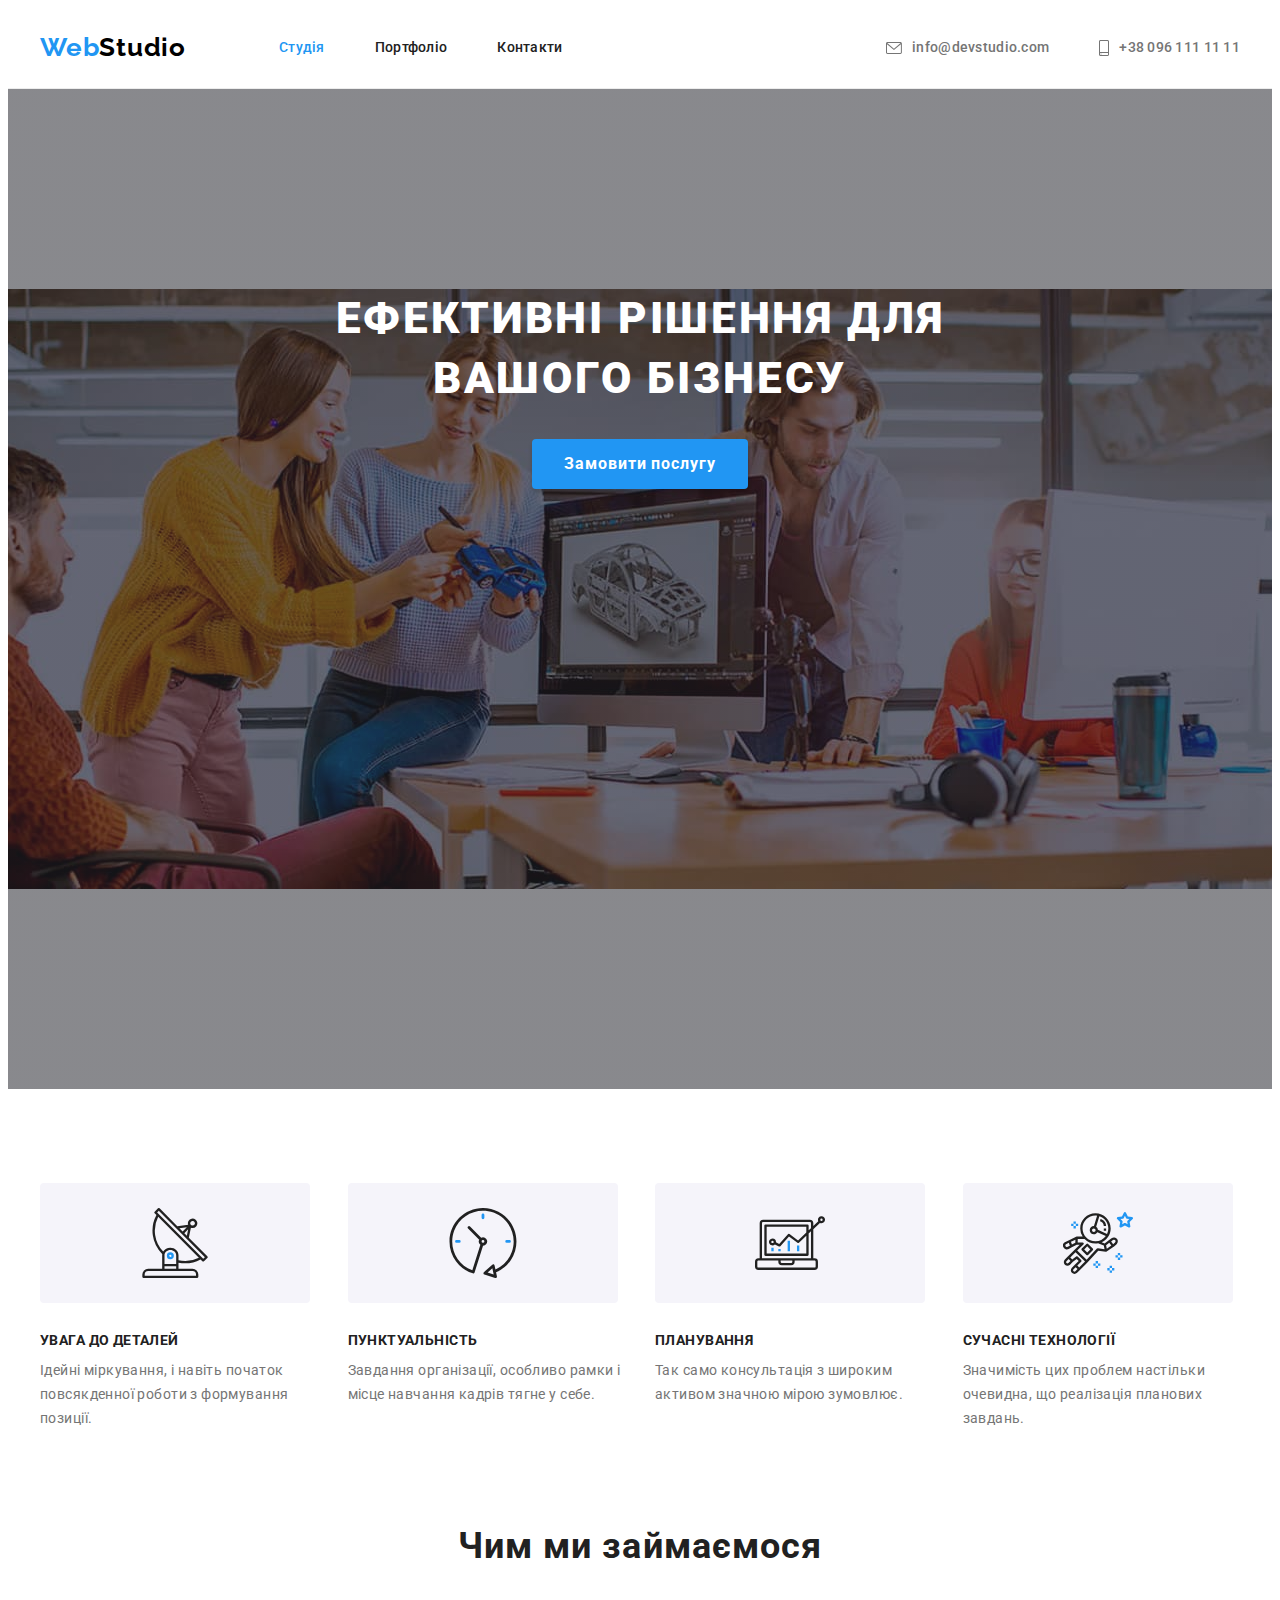
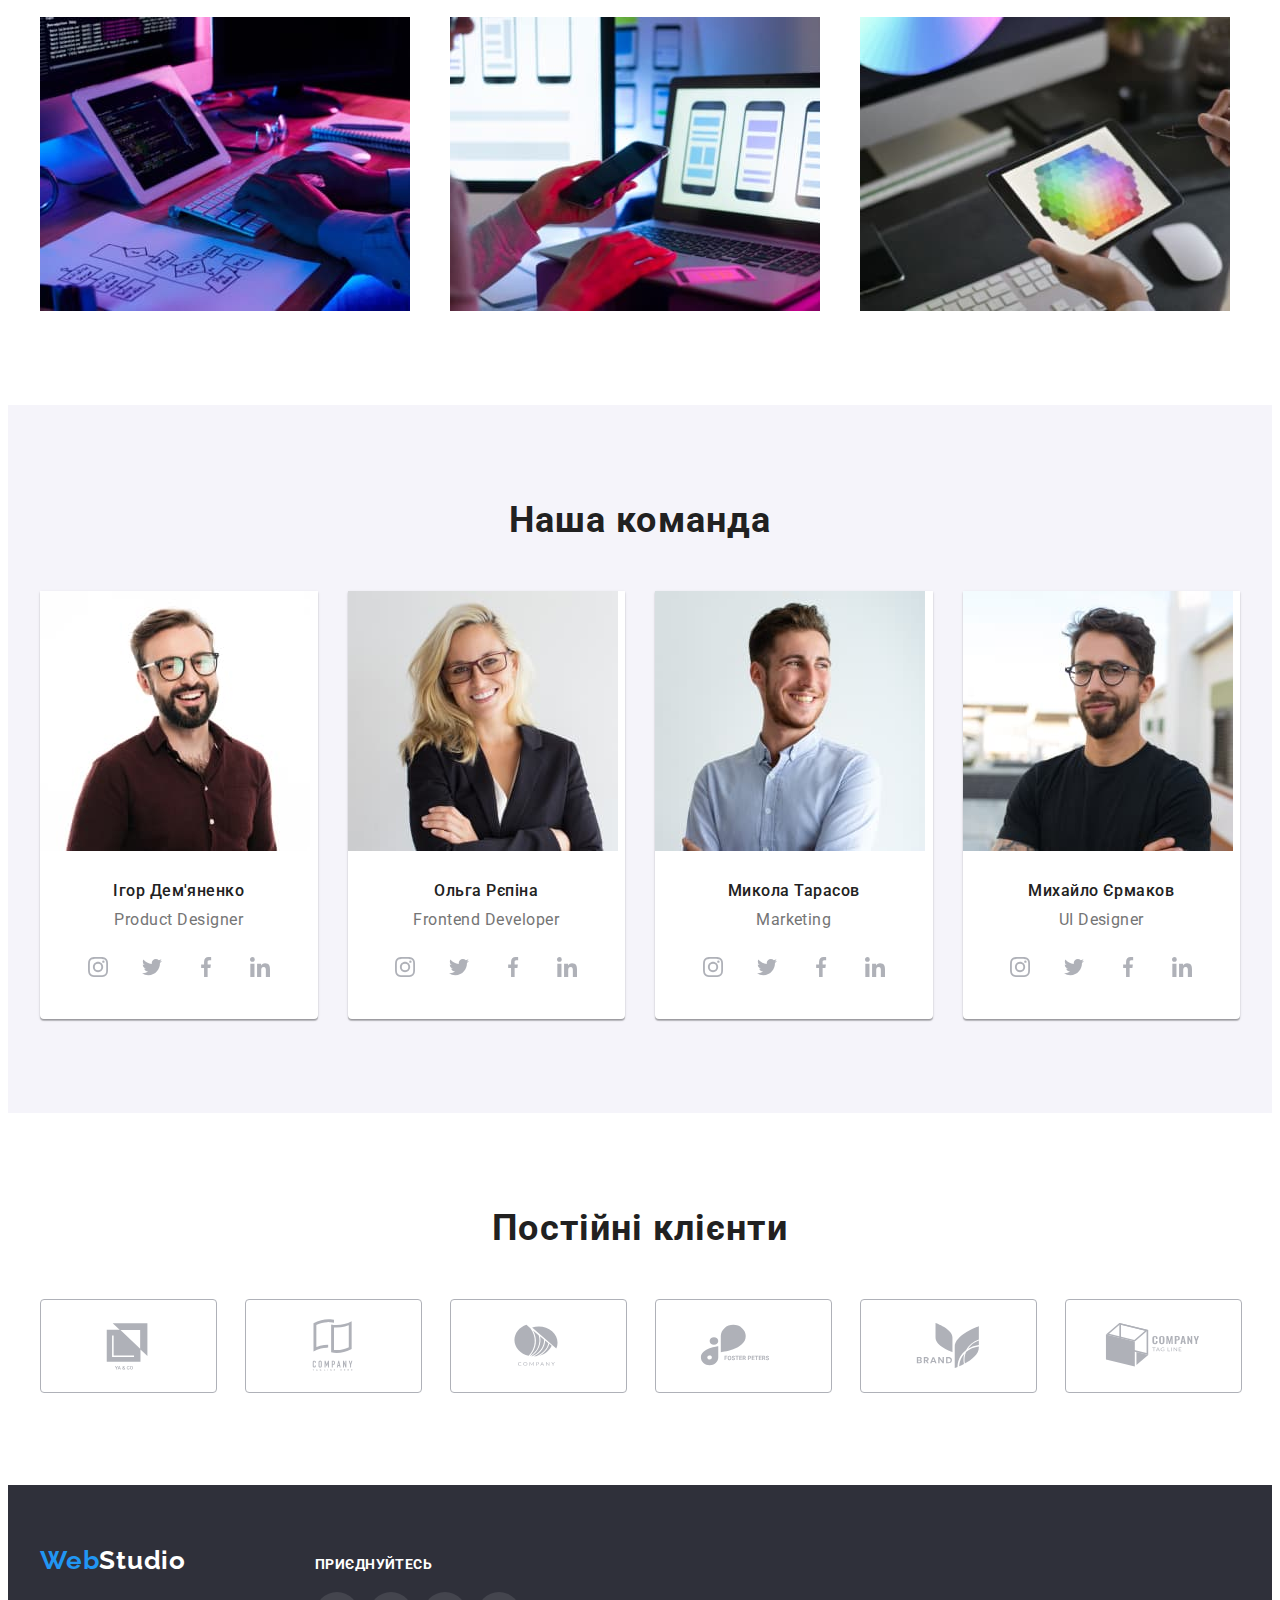
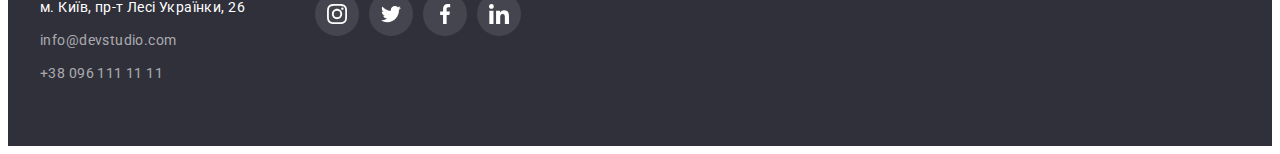
<file: index.html>
<!DOCTYPE html>
<html lang="uk">
  <head>
    <meta charset="utf-8" />
    <meta http-equiv="x-ua-compatible" content="ie=edge" />
    <meta name="viewport" content="width=device-width, initial-scale=0.1" />
    <title>Студія</title>
    <link
      rel="stylesheet"
      href="https://cdnjs.cloudflare.com/ajax/libs/modern-normalize/1.1.0/modern-normalize.min.css"
      integrity="sha512-wpPYUAdjBVSE4KJnH1VR1HeZfpl1ub8YT/NKx4PuQ5NmX2tKuGu6U/JRp5y+Y8XG2tV+wKQpNHVUX03MfMFn9Q=="
      crossorigin="anonymous"
      referrerpolicy="no-referrer"
    />
    <link rel="preconnect" href="https://fonts.googleapis.com" />
    <link rel="preconnect" href="https://fonts.gstatic.com" crossorigin />
    <link
      href="https://fonts.googleapis.com/css2?family=Raleway:wght@700&family=Roboto:wght@400;500;700;900&display=swap"
      rel="stylesheet"
    />
    <link rel="stylesheet" href="./css/styles.css" />
  </head>

  <body>
    <header class="header">
      <div class="container header-container">
        <a href="./index.html" lang="en" class="logo link"
          ><span class="logo-blue">Web</span>Studio</a
        >
        <nav class="navigation">
          <ul class="header-nav">
            <li>
              <a class="header-nav-link link current-menu-item" href="./index.html">Студія</a>
            </li>
            <li><a class="header-nav-link link" href="./portfolio.html">Портфоліо</a></li>
            <li><a class="header-nav-link link" href="#">Контакти</a></li>
          </ul>
        </nav>
        <ul class="header-contacts">
          <li>
            <a class="header-contact-link link" href="mailto:info@devstudio.com">
              <svg class="header-contact-icon" width="16" height="12">
                <use href="./images/symbol-defs.svg#icon-envelope"></use>
              </svg>
              info@devstudio.com</a
            >
          </li>
          <li>
            <a class="header-contact-link link" href="tel:+380961111111">
              <svg class="header-contact-icon" width="10" height="16">
                <use href="./images/symbol-defs.svg#icon-smartphone"></use>
              </svg>
              +38 096 111 11 11</a
            >
          </li>
        </ul>
      </div>
    </header>

    <main>
      <section class="hero section">
        <div class="container">
          <h1 class="hero-title">Ефективні рішення для вашого бізнесу</h1>
          <button class="hero-btn button" type="button">Замовити послугу</button>
        </div>
      </section>

      <section class="benefits section">
        <div class="container">
          <h2 class="visually-hidden">Наші переваги</h2>
          <ul class="benefits-list">
            <li class="benefits-item">
              <div class="benefits-icon-wrap">
                <svg class="" width="70" height="70">
                  <use href="./images/symbol-defs.svg#icon-antenna"></use>
                </svg>
              </div>
              <h3 class="benefits-title">УВАГА ДО ДЕТАЛЕЙ</h3>
              <p class="benefits-text">
                Ідейні міркування, і навіть початок повсякденної роботи з формування позиції.
              </p>
            </li>
            <li class="benefits-item">
              <div class="benefits-icon-wrap">
                <svg class="" width="70" height="70">
                  <use href="./images/symbol-defs.svg#icon-clock"></use>
                </svg>
              </div>
              <h3 class="benefits-title">ПУНКТУАЛЬНІСТЬ</h3>
              <p class="benefits-text">
                Завдання організації, особливо рамки і місце навчання кадрів тягне у себе.
              </p>
            </li>
            <li class="benefits-item">
              <div class="benefits-icon-wrap">
                <svg class="" width="70" height="70">
                  <use href="./images/symbol-defs.svg#icon-diagram"></use>
                </svg>
              </div>
              <h3 class="benefits-title">ПЛАНУВАННЯ</h3>
              <p class="benefits-text">
                Так само консультація з широким активом значною мірою зумовлює.
              </p>
            </li>
            <li class="benefits-item">
              <div class="benefits-icon-wrap">
                <svg class="" width="70" height="70">
                  <use href="./images/symbol-defs.svg#icon-astronaut"></use>
                </svg>
              </div>
              <h3 class="benefits-title">СУЧАСНІ ТЕХНОЛОГІЇ</h3>
              <p class="benefits-text">
                Значимість цих проблем настільки очевидна, що реалізація планових завдань.
              </p>
            </li>
          </ul>
        </div>
      </section>

      <section class="examples section">
        <div class="container">
          <h2 class="examples-title">Чим ми займаємося</h2>
          <ul class="examples-list">
            <li class="examples-item">
              <img
                class="examples-img"
                src="./images/what-do-we-do1.jpg"
                width="370"
                height="294"
                alt="Приклад робочого процесу №1"
              />
            </li>
            <li class="examples-item">
              <img
                class="examples-img"
                src="./images/what-do-we-do2.jpg"
                width="370"
                height="294"
                alt="Приклад робочого процесу №2"
              />
            </li>
            <li class="examples-item">
              <img
                class="examples-img"
                src="./images/what-do-we-do3.jpg"
                width="370"
                height="294"
                alt="Приклад робочого процесу №3"
              />
            </li>
          </ul>
        </div>
      </section>

      <section class="team section">
        <div class="container">
          <h2 class="team-title">Наша команда</h2>
          <ul class="team-list">
            <li class="team-item">
              <img
                class="team-item-img"
                src="./images/ihor-demyanenko.jpg"
                width="270"
                height="260"
                alt="Дизайнер Ігор - молодий брюнет в окуляра та з бородою"
              />
              <div class="team-content-wrap">
                <h3 class="team-item-title">Ігор Дем'яненко</h3>
                <p class="team-item-text" lang="en">Product Designer</p>
                <ul class="team-soc-list">
                  <li class="team-soc-item">
                    <a
                      class="team-soc-link link"
                      href="#"
                      target="_blank"
                      rel="noopener noreferrer nofollow"
                    >
                      <svg class="team-soc-icon" width="20" height="20">
                        <use href="./images/symbol-defs.svg#icon-instagram"></use>
                      </svg>
                    </a>
                  </li>
                  <li class="team-soc-item">
                    <a
                      class="team-soc-link link"
                      href="#"
                      target="_blank"
                      rel="noopener noreferrer nofollow"
                    >
                      <svg class="team-soc-icon" width="20" height="20">
                        <use href="./images/symbol-defs.svg#icon-twitter"></use>
                      </svg>
                    </a>
                  </li>
                  <li class="team-soc-item">
                    <a
                      class="team-soc-link link"
                      href="#"
                      target="_blank"
                      rel="noopener noreferrer nofollow"
                    >
                      <svg class="team-soc-icon" width="20" height="20">
                        <use href="./images/symbol-defs.svg#icon-facebook"></use>
                      </svg>
                    </a>
                  </li>
                  <li class="team-soc-item">
                    <a
                      class="team-soc-link link"
                      href="#"
                      target="_blank"
                      rel="noopener noreferrer nofollow"
                    >
                      <svg class="team-soc-icon" width="20" height="20">
                        <use href="./images/symbol-defs.svg#icon-linkedin"></use>
                      </svg>
                    </a>
                  </li>
                </ul>
              </div>
            </li>
            <li class="team-item">
              <img
                class="team-item-img"
                src="./images/olga-repina.jpg"
                width="270"
                height="260"
                alt="Розробник інтерфейсу Ольга - блондинка, одягнена в діловий стиль"
              />
              <div class="team-content-wrap">
                <h3 class="team-item-title">Ольга Рєпіна</h3>
                <p class="team-item-text" lang="en">Frontend Developer</p>
                <ul class="team-soc-list">
                  <li class="team-soc-item">
                    <a
                      class="team-soc-link link"
                      href="#"
                      target="_blank"
                      rel="noopener noreferrer nofollow"
                    >
                      <svg class="team-soc-icon" width="20" height="20">
                        <use href="./images/symbol-defs.svg#icon-instagram"></use>
                      </svg>
                    </a>
                  </li>
                  <li class="team-soc-item">
                    <a
                      class="team-soc-link link"
                      href="#"
                      target="_blank"
                      rel="noopener noreferrer nofollow"
                    >
                      <svg class="team-soc-icon" width="20" height="20">
                        <use href="./images/symbol-defs.svg#icon-twitter"></use>
                      </svg>
                    </a>
                  </li>
                  <li class="team-soc-item">
                    <a
                      class="team-soc-link link"
                      href="#"
                      target="_blank"
                      rel="noopener noreferrer nofollow"
                    >
                      <svg class="team-soc-icon" width="20" height="20">
                        <use href="./images/symbol-defs.svg#icon-facebook"></use>
                      </svg>
                    </a>
                  </li>
                  <li class="team-soc-item">
                    <a
                      class="team-soc-link link"
                      href="#"
                      target="_blank"
                      rel="noopener noreferrer nofollow"
                    >
                      <svg class="team-soc-icon" width="20" height="20">
                        <use href="./images/symbol-defs.svg#icon-linkedin"></use>
                      </svg>
                    </a>
                  </li>
                </ul>
              </div>
            </li>
            <li class="team-item">
              <img
                class="team-item-img"
                src="./images/mykola-tarasov.jpg"
                width="270"
                height="260"
                alt="Маркетолог Микола - життєрадісний молодий чоловік"
              />
              <div class="team-content-wrap">
                <h3 class="team-item-title">Микола Тарасов</h3>
                <p class="team-item-text" lang="en">Marketing</p>

                <ul class="team-soc-list">
                  <li class="team-soc-item">
                    <a
                      class="team-soc-link link"
                      href="#"
                      target="_blank"
                      rel="noopener noreferrer nofollow"
                    >
                      <svg class="team-soc-icon" width="20" height="20">
                        <use href="./images/symbol-defs.svg#icon-instagram"></use>
                      </svg>
                    </a>
                  </li>
                  <li class="team-soc-item">
                    <a
                      class="team-soc-link link"
                      href="#"
                      target="_blank"
                      rel="noopener noreferrer nofollow"
                    >
                      <svg class="team-soc-icon" width="20" height="20">
                        <use href="./images/symbol-defs.svg#icon-twitter"></use>
                      </svg>
                    </a>
                  </li>
                  <li class="team-soc-item">
                    <a
                      class="team-soc-link link"
                      href="#"
                      target="_blank"
                      rel="noopener noreferrer nofollow"
                    >
                      <svg class="team-soc-icon" width="20" height="20">
                        <use href="./images/symbol-defs.svg#icon-facebook"></use>
                      </svg>
                    </a>
                  </li>
                  <li class="team-soc-item">
                    <a
                      class="team-soc-link link"
                      href="#"
                      target="_blank"
                      rel="noopener noreferrer nofollow"
                    >
                      <svg class="team-soc-icon" width="20" height="20">
                        <use href="./images/symbol-defs.svg#icon-linkedin"></use>
                      </svg>
                    </a>
                  </li>
                </ul>
              </div>
            </li>
            <li class="team-item">
              <img
                class="team-item-img"
                src="./images/mykhailo-yermakov.jpg"
                width="270"
                height="260"
                alt="Дизайнер інтерфейсу Михайло - брюнет, одягений в стриманий стиль"
              />
              <div class="team-content-wrap">
                <h3 class="team-item-title">Михайло Єрмаков</h3>
                <p class="team-item-text" lang="en">UI Designer</p>
                <ul class="team-soc-list">
                  <li class="team-soc-item">
                    <a
                      class="team-soc-link link"
                      href="#"
                      target="_blank"
                      rel="noopener noreferrer nofollow"
                    >
                      <svg class="team-soc-icon" width="20" height="20">
                        <use href="./images/symbol-defs.svg#icon-instagram"></use>
                      </svg>
                    </a>
                  </li>
                  <li class="team-soc-item">
                    <a
                      class="team-soc-link link"
                      href="#"
                      target="_blank"
                      rel="noopener noreferrer nofollow"
                    >
                      <svg class="team-soc-icon" width="20" height="20">
                        <use href="./images/symbol-defs.svg#icon-twitter"></use>
                      </svg>
                    </a>
                  </li>
                  <li class="team-soc-item">
                    <a
                      class="team-soc-link link"
                      href="#"
                      target="_blank"
                      rel="noopener noreferrer nofollow"
                    >
                      <svg class="team-soc-icon" width="20" height="20">
                        <use href="./images/symbol-defs.svg#icon-facebook"></use>
                      </svg>
                    </a>
                  </li>
                  <li class="team-soc-item">
                    <a
                      class="team-soc-link link"
                      href="#"
                      target="_blank"
                      rel="noopener noreferrer nofollow"
                    >
                      <svg class="team-soc-icon" width="20" height="20">
                        <use href="./images/symbol-defs.svg#icon-linkedin"></use>
                      </svg>
                    </a>
                  </li>
                </ul>
              </div>
            </li>
          </ul>
        </div>
      </section>

      <section class="clients section">
        <div class="container">
          <h2 class="clients-title">Постійні клієнти</h2>
          <ul class="clients-list">
            <li class="clients-item">
              <a
                class="clients-item-link"
                href="#"
                target="_blank"
                rel="noopener noreferrer nofollow"
              >
                <svg class="clients-item-icon" width="106" height="60">
                  <use href="./images/symbol-defs.svg#icon-client1"></use>
                </svg>
              </a>
            </li>
            <li class="clients-item">
              <a
                class="clients-item-link"
                href="#"
                target="_blank"
                rel="noopener noreferrer nofollow"
              >
                <svg class="clients-item-icon" width="106" height="60">
                  <use href="./images/symbol-defs.svg#icon-client2"></use>
                </svg>
              </a>
            </li>
            <li class="clients-item">
              <a
                class="clients-item-link"
                href="#"
                target="_blank"
                rel="noopener noreferrer nofollow"
              >
                <svg class="clients-item-icon" width="106" height="60">
                  <use href="./images/symbol-defs.svg#icon-client3"></use>
                </svg>
              </a>
            </li>
            <li class="clients-item">
              <a
                class="clients-item-link"
                href="#"
                target="_blank"
                rel="noopener noreferrer nofollow"
              >
                <svg class="clients-item-icon" width="106" height="60">
                  <use href="./images/symbol-defs.svg#icon-client4"></use>
                </svg>
              </a>
            </li>
            <li class="clients-item">
              <a
                class="clients-item-link"
                href="#"
                target="_blank"
                rel="noopener noreferrer nofollow"
              >
                <svg class="clients-item-icon" width="106" height="60">
                  <use href="./images/symbol-defs.svg#icon-client5"></use>
                </svg>
              </a>
            </li>
            <li class="clients-item">
              <a
                class="clients-item-link"
                href="#"
                target="_blank"
                rel="noopener noreferrer nofollow"
              >
                <svg class="clients-item-icon" width="106" height="60">
                  <use href="./images/symbol-defs.svg#icon-client6"></use>
                </svg>
              </a>
            </li>
          </ul>
        </div>
      </section>
    </main>

    <footer class="footer">
      <div class="container footer-container">
        <div class="footer-contacts">
          <a href="./index.html" class="logo-foot link" lang="en"
            ><span class="logo-blue">Web</span>Studio</a
          >

          <address class="add">
            <ul class="add-list">
              <li class="add-item">
                <a
                  class="add-item-map link"
                  href="https://goo.gl/maps/znrV5zkPQKS67RJL6"
                  target="_blank"
                  rel="noopener noreferrer"
                  >м. Київ, пр-т Лесі Українки, 26</a
                >
              </li>
              <li class="add-item">
                <a class="add-item-link link" href="mailto:info@devstudio.com"
                  >info@devstudio.com</a
                >
              </li>
              <li class="add-item">
                <a class="add-item-link link" href="tel:+380961111111">+38 096 111 11 11</a>
              </li>
            </ul>
          </address>
        </div>
        <div class="join">
          <span class="join-text">приєднуйтесь</span>
          <ul class="join-list">
            <li class="join-soc-item">
              <a
                class="join-soc-link link"
                href="#"
                target="_blank"
                rel="noopener noreferrer nofollow"
              >
                <svg class="join-soc-icon" width="20" height="20">
                  <use href="./images/symbol-defs.svg#icon-instagram"></use>
                </svg>
              </a>
            </li>
            <li class="join-soc-item">
              <a
                class="join-soc-link link"
                href="#"
                target="_blank"
                rel="noopener noreferrer nofollow"
              >
                <svg class="join-soc-icon" width="20" height="20">
                  <use href="./images/symbol-defs.svg#icon-twitter"></use>
                </svg>
              </a>
            </li>
            <li class="join-soc-item">
              <a
                class="join-soc-link link"
                href="#"
                target="_blank"
                rel="noopener noreferrer nofollow"
              >
                <svg class="join-soc-icon" width="20" height="20">
                  <use href="./images/symbol-defs.svg#icon-facebook"></use>
                </svg>
              </a>
            </li>
            <li class="join-soc-item">
              <a
                class="join-soc-link link"
                href="#"
                target="_blank"
                rel="noopener noreferrer nofollow"
              >
                <svg class="join-soc-icon" width="20" height="20">
                  <use href="./images/symbol-defs.svg#icon-linkedin"></use>
                </svg>
              </a>
            </li>
          </ul>
        </div>
      </div>
    </footer>
  </body>
</html>
</file>
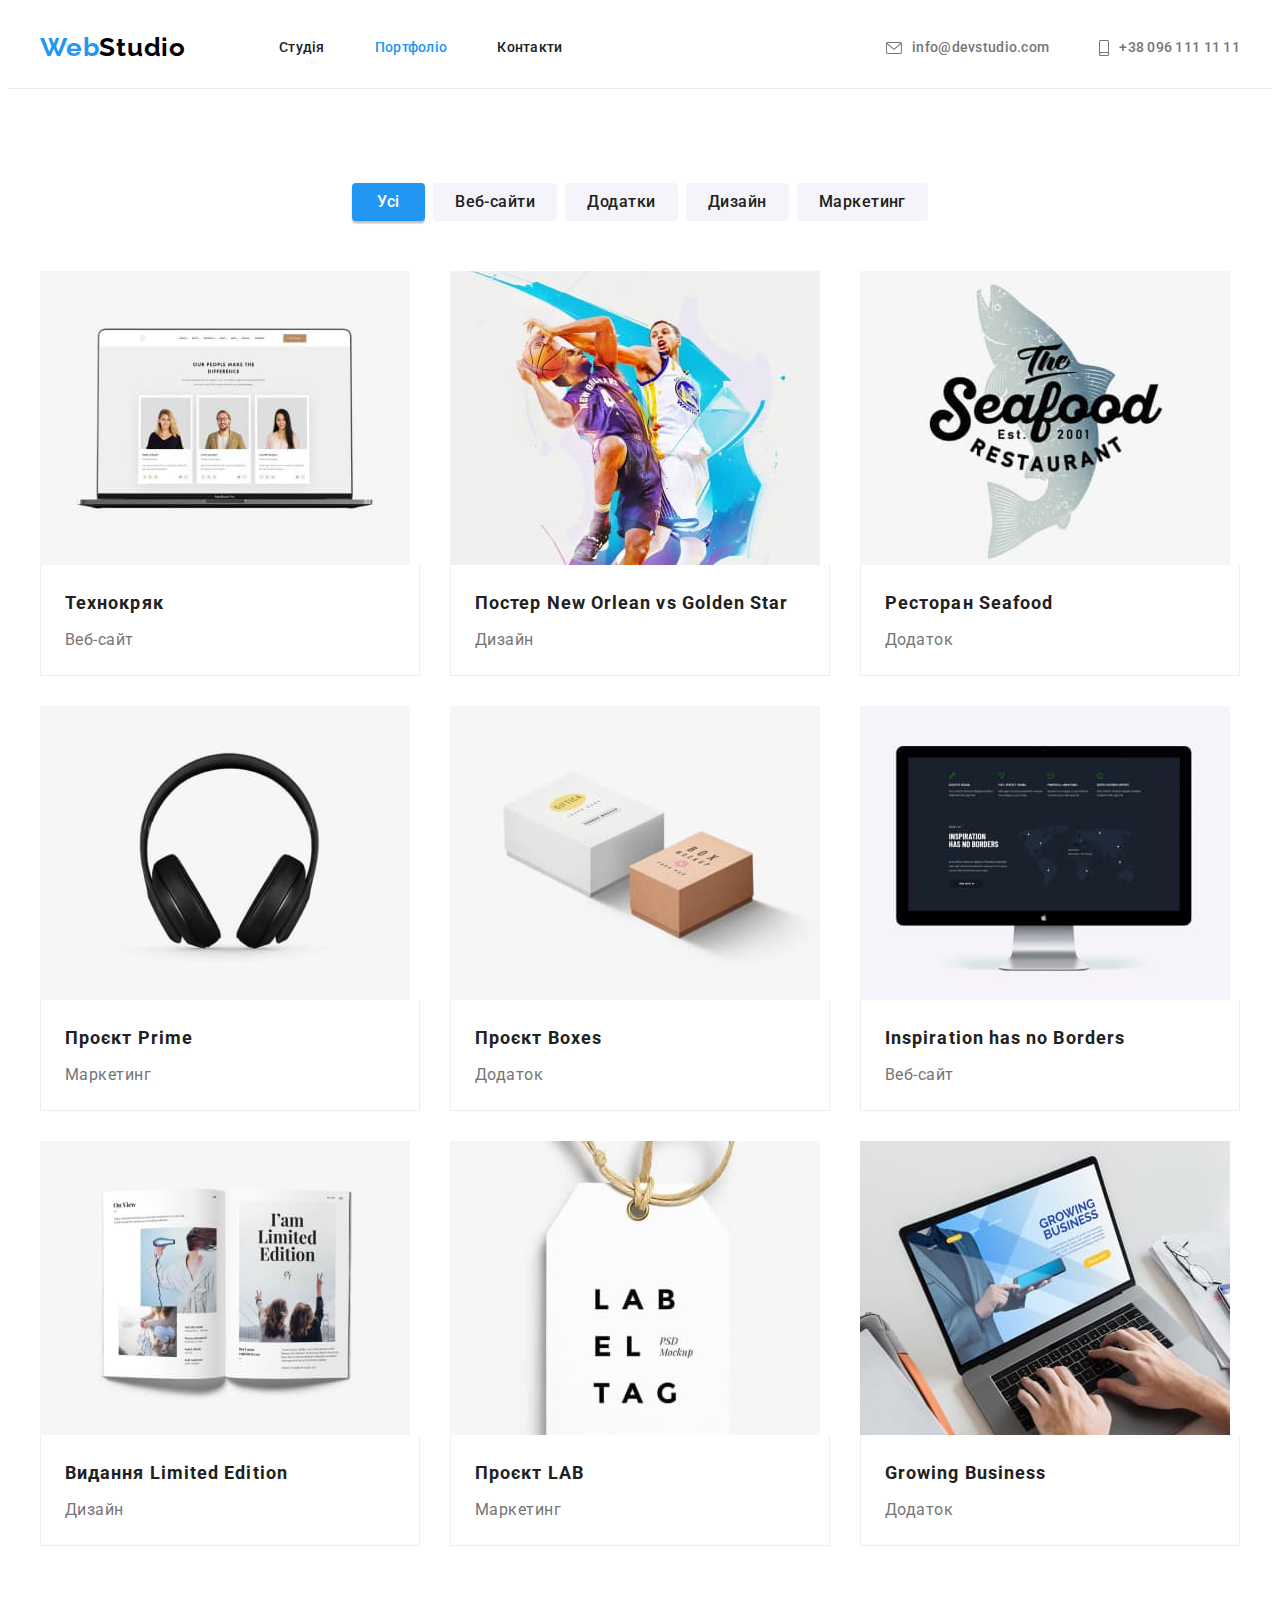
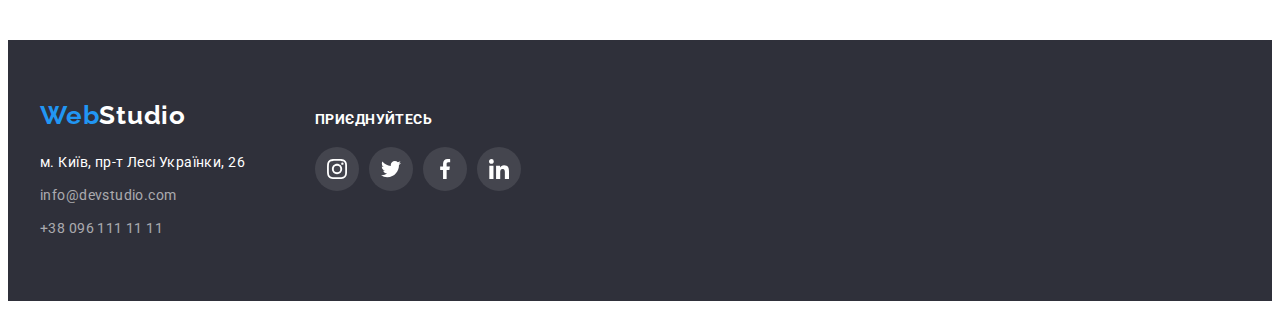
<file: portfolio.html>
<!DOCTYPE html>
<html lang="uk">
  <head>
    <meta charset="UTF-8" />
    <meta http-equiv="X-UA-Compatible" content="IE=edge" />
    <meta name="viewport" content="width=device-width, initial-scale=1.0" />
    <title>Портфоліо</title>
    <link
      rel="stylesheet"
      href="https://cdnjs.cloudflare.com/ajax/libs/modern-normalize/1.1.0/modern-normalize.min.css"
      integrity="sha512-wpPYUAdjBVSE4KJnH1VR1HeZfpl1ub8YT/NKx4PuQ5NmX2tKuGu6U/JRp5y+Y8XG2tV+wKQpNHVUX03MfMFn9Q=="
      crossorigin="anonymous"
      referrerpolicy="no-referrer"
    />
    <link rel="preconnect" href="https://fonts.googleapis.com" />
    <link rel="preconnect" href="https://fonts.gstatic.com" crossorigin />
    <link
      href="https://fonts.googleapis.com/css2?family=Raleway:wght@700&family=Roboto:wght@400;500;700;900&display=swap"
      rel="stylesheet"
    />
    <link rel="stylesheet" href="./css/styles.css" />
  </head>

  <body>
    <header class="header">
      <div class="container header-container">
        <a href="./index.html" lang="en" class="logo link"
          ><span class="logo-blue">Web</span>Studio</a
        >
        <nav class="navigation">
          <ul class="header-nav">
            <li>
              <a class="header-nav-link link" href="./index.html">Студія</a>
            </li>
            <li>
              <a class="header-nav-link link current-menu-item" href="./portfolio.html"
                >Портфоліо</a
              >
            </li>
            <li><a class="header-nav-link link" href="#">Контакти</a></li>
          </ul>
        </nav>
        <ul class="header-contacts">
          <li>
            <a class="header-contact-link link" href="mailto:info@devstudio.com">
              <svg class="header-contact-icon" width="16" height="12">
                <use href="./images/symbol-defs.svg#icon-envelope"></use>
              </svg>
              info@devstudio.com</a
            >
          </li>
          <li>
            <a class="header-contact-link link" href="tel:+380961111111">
              <svg class="header-contact-icon" width="10" height="16">
                <use href="./images/symbol-defs.svg#icon-smartphone"></use>
              </svg>
              +38 096 111 11 11</a
            >
          </li>
        </ul>
      </div>
    </header>

    <main>
      <section class="portfolio section">
        <div class="container">
          <h1 class="visually-hidden">Портфоліо</h1>
          <ul class="filter-btns">
            <li>
              <button type="button" class="filter-btn button current-filter-btn">Усі</button>
            </li>
            <li class="filter-item">
              <button type="button" class="filter-btn button">Веб-сайти</button>
            </li>
            <li class="filter-item">
              <button type="button" class="filter-btn button">Додатки</button>
            </li>
            <li class="filter-item">
              <button type="button" class="filter-btn button">Дизайн</button>
            </li>
            <li class="filter-item">
              <button type="button" class="filter-btn button">Маркетинг</button>
            </li>
          </ul>

          <ul class="portfolio-list">
            <li class="portfolio-item">
              <a class="portfolio-item-link link" href="#">
                <img
                  src="./images/portfolio/techno-crack.jpg"
                  width="370"
                  height="294"
                  alt="Увімкнений ноутбук із зображенням веб-сайту"
                />
                <div class="title-text-wrap">
                  <h2 class="portfolio-item-title">Технокряк</h2>
                  <p class="portfolio-item-text">Веб-сайт</p>
                </div>
              </a>
            </li>
            <li class="portfolio-item">
              <a class="portfolio-item-link link" href="#">
                <img
                  src="./images/portfolio/poster-new-orlean-vs-golden-star.jpg"
                  width="370"
                  height="294"
                  alt="Дуель двох баскетболістів - представників різних команд"
                />
                <div class="title-text-wrap">
                  <h2 class="portfolio-item-title">
                    Постер <span lang="en">New Orlean vs Golden Star</span>
                  </h2>
                  <p class="portfolio-item-text">Дизайн</p>
                </div>
              </a>
            </li>
            <li class="portfolio-item">
              <a class="portfolio-item-link link" href="#">
                <img
                  src="./images/portfolio/restaurant-seafood.jpg"
                  width="370"
                  height="294"
                  alt="Логотип ресторану із заголовком та зображенням риби"
                />
                <div class="title-text-wrap">
                  <h2 class="portfolio-item-title">Ресторан <span lang="en">Seafood</span></h2>
                  <p class="portfolio-item-text">Додаток</p>
                </div>
              </a>
            </li>
            <li class="portfolio-item">
              <a class="portfolio-item-link link" href="#">
                <img
                  src="./images/portfolio/project-prime.jpg"
                  width="370"
                  height="294"
                  alt="Чорні накладні навушники"
                />
                <div class="title-text-wrap">
                  <h2 class="portfolio-item-title">Проєкт <span lang="en">Prime</span></h2>
                  <p class="portfolio-item-text">Маркетинг</p>
                </div>
              </a>
            </li>
            <li class="portfolio-item">
              <a class="portfolio-item-link link" href="#">
                <img
                  src="./images/portfolio/boxes-project.jpg"
                  width="370"
                  height="294"
                  alt="Дві коробки різного розміру та кольору"
                />
                <div class="title-text-wrap">
                  <h2 class="portfolio-item-title">Проєкт <span lang="en">Boxes</span></h2>
                  <p class="portfolio-item-text">Додаток</p>
                </div>
              </a>
            </li>
            <li class="portfolio-item">
              <a class="portfolio-item-link link" href="#">
                <img
                  src="./images/portfolio/no-borders.jpg"
                  width="370"
                  height="294"
                  alt="Увімкнений монітор із зображенням карти світу"
                />
                <div class="title-text-wrap">
                  <h2 class="portfolio-item-title">
                    <span lang="en">Inspiration has no Borders</span>
                  </h2>
                  <p class="portfolio-item-text">Веб-сайт</p>
                </div>
              </a>
            </li>
            <li class="portfolio-item">
              <a class="portfolio-item-link link" href="#">
                <img
                  src="./images/portfolio/edition-limited-edition.jpg"
                  width="370"
                  height="294"
                  alt="Розгорнутий журнал із зображенням жінок"
                />
                <div class="title-text-wrap">
                  <h2 class="portfolio-item-title">
                    Видання <span lang="en">Limited Edition</span>
                  </h2>
                  <p class="portfolio-item-text">Дизайн</p>
                </div>
              </a>
            </li>
            <li class="portfolio-item">
              <a class="portfolio-item-link link" href="#">
                <img
                  src="./images/portfolio/lab-project.jpg"
                  width="370"
                  height="294"
                  alt="Крафтова етикетка товару"
                />
                <div class="title-text-wrap">
                  <h2 class="portfolio-item-title">Проєкт <span lang="en">LAB</span></h2>
                  <p class="portfolio-item-text">Маркетинг</p>
                </div>
              </a>
            </li>
            <li class="portfolio-item">
              <a class="portfolio-item-link link" href="#">
                <img
                  src="./images/portfolio/business-growing.jpg"
                  width="370"
                  height="294"
                  alt="Руки, які працюють над клавіатурою ноутбука"
                />
                <div class="title-text-wrap">
                  <h2 class="portfolio-item-title"><span lang="en">Growing Business</span></h2>
                  <p class="portfolio-item-text">Додаток</p>
                </div>
              </a>
            </li>
          </ul>
        </div>
      </section>
    </main>

    <footer class="footer">
      <div class="container footer-container">
        <div class="footer-contacts">
          <a href="./index.html" class="logo-foot link" lang="en"
            ><span class="logo-blue">Web</span>Studio</a
          >

          <address class="add">
            <ul class="add-list">
              <li class="add-item">
                <a
                  class="add-item-map link"
                  href="https://goo.gl/maps/znrV5zkPQKS67RJL6"
                  target="_blank"
                  rel="noopener noreferrer"
                  >м. Київ, пр-т Лесі Українки, 26</a
                >
              </li>
              <li class="add-item">
                <a class="add-item-link link" href="mailto:info@devstudio.com"
                  >info@devstudio.com</a
                >
              </li>
              <li class="add-item">
                <a class="add-item-link link" href="tel:+380961111111">+38 096 111 11 11</a>
              </li>
            </ul>
          </address>
        </div>
        <div class="join">
          <span class="join-text">приєднуйтесь</span>
          <ul class="join-list">
            <li class="join-soc-item">
              <a
                class="join-soc-link link"
                href="#"
                target="_blank"
                rel="noopener noreferrer nofollow"
              >
                <svg class="join-soc-icon" width="20" height="20">
                  <use href="./images/symbol-defs.svg#icon-instagram"></use>
                </svg>
              </a>
            </li>
            <li class="join-soc-item">
              <a
                class="join-soc-link link"
                href="#"
                target="_blank"
                rel="noopener noreferrer nofollow"
              >
                <svg class="join-soc-icon" width="20" height="20">
                  <use href="./images/symbol-defs.svg#icon-twitter"></use>
                </svg>
              </a>
            </li>
            <li class="join-soc-item">
              <a
                class="join-soc-link link"
                href="#"
                target="_blank"
                rel="noopener noreferrer nofollow"
              >
                <svg class="join-soc-icon" width="20" height="20">
                  <use href="./images/symbol-defs.svg#icon-facebook"></use>
                </svg>
              </a>
            </li>
            <li class="join-soc-item">
              <a
                class="join-soc-link link"
                href="#"
                target="_blank"
                rel="noopener noreferrer nofollow"
              >
                <svg class="join-soc-icon" width="20" height="20">
                  <use href="./images/symbol-defs.svg#icon-linkedin"></use>
                </svg>
              </a>
            </li>
          </ul>
        </div>
      </div>
    </footer>
  </body>
</html>
</file>
<file: css/styles.css>
:root {
  --primary-background-color: #ffffff;
  --secondary-background-color: #f5f4fa;
  --primary-text-color: #757575;
  --title-text-color: #212121;
  --logo-color-span: #2196f3;
  --logo-color-header: #000000;
  --logo-color-footer: #ffffff;
  --active-link-color: #2196f3;
  --nav-link-color: #212121;
  --contact-link-color: #757575;
  --main-btn-color: #2196f3;
  --main-btn-text: #ffffff;
  --secondary-btn-color: #f5f4fa;
  --secondary-btn-text: #212121;
}

body {
  font-family: 'Roboto', -apple-system, BlinkMacSystemFont, avenir next, avenir, segoe ui,
    helvetica neue, helvetica, Cantarell, Ubuntu, roboto, noto, arial, sans-serif;
  background-color: var(--primary-background-color);
  color: var(--primary-text-color);
  font-size: 14px;
  letter-spacing: 0.03em;
}

.visually-hidden {
  position: absolute;
  width: 1px;
  height: 1px;
  margin: -1px;
  border: 0;
  padding: 0;
  white-space: nowrap;
  clip-path: inset(100%);
  clip: rect(0 0 0 0);
  overflow: hidden;
}

.link {
  text-decoration: none;
}

h1,
h2,
h3,
h4,
h5,
h6,
p {
  margin: 0;
}

ul {
  list-style: none;
  margin: 0;
  padding: 0;
}

img {
  display: block;
  max-width: 100%;
  height: auto;
}

.section {
  padding-top: 94px;
  padding-bottom: 94px;
}

.container {
  margin: 0 auto;
  width: 1200px;
  padding-left: 15px;
  padding-right: 15px;
}

.button {
  display: block;
  border: none;
  border-radius: 4px;
  cursor: pointer;
}

/* ---------HEADER---------- */

.header {
  font-weight: 500;
  letter-spacing: 0.02em;
  line-height: 1.14;

  border-bottom: 1px solid #ececec;
}

.header-container {
  display: flex;
  align-items: center;
}

.logo {
  margin-right: 93px;
  padding-top: 24px;
  padding-bottom: 25px;

  font-family: 'Raleway', -apple-system, BlinkMacSystemFont, avenir next, avenir, segoe ui,
    helvetica neue, helvetica, Cantarell, Ubuntu, roboto, noto, arial, sans-serif;
  font-weight: 700;
  font-size: 26px;
  line-height: 1.19;
  letter-spacing: 0.03em;
  color: var(--logo-color-header);
}

.logo-blue {
  color: var(--logo-color-span);
}

.navigation {
  margin-right: auto;
}

.header-nav {
  display: flex;
  gap: 50px;
}

.header-nav-link,
.header-contact-link {
  display: flex;
  padding: 32px 0;
}

.header-nav-link {
  color: var(--nav-link-color);
}

.current-menu-item {
  color: var(--active-link-color);
}

.header-contacts {
  display: flex;
  gap: 50px;
}
.header-contact-link {
  gap: 10px;
  align-items: center;

  color: var(--contact-link-color);
}

.header-nav-link:hover,
.header-nav-link:focus,
.header-contact-link:hover,
.header-contact-link:focus {
  color: var(--active-link-color);
}

.header-contact-icon {
  fill: currentColor;
}

/* ---------FOOTER---------- */

.footer {
  padding: 60px 0;

  background: #2f303a;
}

.footer-container {
  display: flex;
  gap: 70px;
  align-items: baseline;
}

.logo-foot {
  display: block;
  margin-bottom: 20px;

  font-family: 'Raleway', sans-serif;
  font-weight: 700;
  font-size: 26px;
  line-height: 1.19;
  letter-spacing: 0.03em;
  color: var(--logo-color-footer);
}

.add {
  color: rgba(255, 255, 255, 0.6);
  font-style: normal;
  line-height: 1.71;
}

/* .add-list {
} */

.add-item:not(:last-child) {
  margin-bottom: 9px;
}

.add-item-map {
  color: #ffffff;
}

.add-item-link {
  color: inherit;
}

.add-item:hover,
.add-item:focus {
  color: var(--active-link-color);
}

/* .join {
} */

.join-text {
  display: block;
  margin-bottom: 20px;

  font-weight: 700;
  line-height: calc(16 / 14);
  letter-spacing: 0.03em;
  text-transform: uppercase;

  color: #ffffff;
}

.join-list {
  display: flex;
  gap: 10px;
}

.join-soc-item {
  width: 44px;
  height: 44px;
}

.join-soc-link {
  display: flex;
  width: 100%;
  height: 100%;
  background-color: rgba(255, 255, 255, 0.1);
  border-radius: 50%;
  align-items: center;
  justify-content: center;
  color: #fff;
}

.join-soc-icon {
  fill: currentColor;
}

.join-soc-link:hover,
.join-soc-link:focus {
  background-color: #2196f3;
}

/* ---------INDEX-MAIN---------- */
/* ---------INDEX-MAIN---------- */
/* ---------INDEX-MAIN---------- */

/* ---------HERO---------- */

.hero {
  padding: 200px 0;
  margin: 0 auto;
  max-width: 1600px;
  height: 600px;

  background-color: #c4c4c4;
  background-image: linear-gradient(rgba(47, 48, 58, 0.4), rgba(47, 48, 58, 0.4)),
    url(../images/hero-img.jpg);
  background-repeat: no-repeat;
  background-position: center;
}

.hero-title {
  margin: 0 auto 30px auto;
  width: 696px;

  text-align: center;
  font-weight: 900;
  font-size: 44px;
  line-height: 1.36;
  text-transform: uppercase;
  color: #ffffff;
  letter-spacing: 0.06em;
}

.hero-btn {
  margin: 0 auto;
  padding: 10px 32px;
  display: flex;

  font-family: inherit;
  font-weight: 700;
  font-size: 16px;
  line-height: 1.88;
  letter-spacing: 0.06em;

  box-shadow: 0px 4px 4px rgba(0, 0, 0, 0.15);
  background: var(--main-btn-color);
  color: var(--main-btn-text);
}

.hero-btn:hover,
.hero-btn:focus {
  background-color: #188ce8;
}

/* ---------BENEFITS---------- */

/* .benefits {
} */

.benefits-list {
  display: flex;
  gap: 30px;
}

.benefits-item {
  flex-basis: calc((100% - 90px) / 4);
}

.benefits-icon-wrap {
  display: flex;
  align-items: center;
  justify-content: center;
  width: 270px;
  height: 120px;
  margin-bottom: 30px;

  background-color: #f5f4fa;
  border-radius: 4px;
}

.benefits-title {
  margin-bottom: 10px;

  font-size: inherit;
  line-height: 1.14;
  text-transform: uppercase;
  color: var(--title-text-color);
}

.benefits-text {
  line-height: 1.71;
  color: var(--primary-text-color);
}

/* ---------EXAMPLES---------- */

.examples {
  padding-top: 0;
}

.examples-title {
  margin-bottom: 50px;

  font-size: 36px;
  line-height: 1.17;
  text-align: center;
  letter-spacing: 0.03em;
  color: var(--title-text-color);
}

.examples-list {
  display: flex;
  gap: 30px;
}

.examples-item {
  flex-basis: calc((100% - 60px) / 3);
}

/* .examples-img {
} */

/* ---------TEAM---------- */

.team {
  background: var(--secondary-background-color);
}

.team-title {
  margin-bottom: 50px;

  font-size: 36px;
  line-height: 1.17;
  text-align: center;
  letter-spacing: 0.03em;
  color: var(--title-text-color);
}

.team-list {
  display: flex;
  gap: 30px;

  background: inherit;
}

.team-item {
  width: calc((100% - 90px) / 4);

  border: none;
  border-radius: 0px 0px 4px 4px;
  background: var(--primary-background-color);
  box-shadow: 0px 1px 3px rgba(0, 0, 0, 0.12), 0px 1px 1px rgba(0, 0, 0, 0.14),
    0px 2px 1px rgba(0, 0, 0, 0.2);
}

.team-content-wrap {
  padding: 30px 32px;
}

.team-item-title {
  margin-bottom: 10px;

  font-weight: 500;
  font-size: 16px;
  line-height: 1.19;
  text-align: center;
  letter-spacing: 0.03em;
  color: var(--title-text-color);
}

.team-item-text {
  margin-bottom: 16px;

  font-size: 16px;
  line-height: 1.19;
  text-align: center;
  letter-spacing: 0.03em;
  color: var(--primary-text-color);
}

/* .team-item-img {
} */

.team-soc-list {
  display: flex;
  justify-content: center;
  gap: 10px;
}

.team-soc-item {
  width: 44px;
  height: 44px;
}

.team-soc-link {
  display: flex;
  width: 100%;
  height: 100%;
  align-items: center;
  justify-content: center;

  border-radius: 50%;
  color: #afb1b8;
}

.team-soc-icon {
  fill: currentColor;
}

.team-soc-link:hover,
.team-soc-link:focus {
  background-color: #2196f3;
  color: #ffffff;
  fill: currentColor;
}

/* =--------CLIENTS--------- */

/* .clients {
} */

.clients-title {
  margin-bottom: 50px;

  font-size: 36px;
  line-height: calc(42 / 36);
  text-align: center;
  letter-spacing: 0.03em;

  color: #212121;
}

.clients-list {
  display: flex;
  gap: 30px;
}

.clients-item {
  flex-basis: calc((100% - 150px) / 6);
  width: 170px;
  height: 92px;
}

.clients-item-link {
  display: flex;
  align-items: center;
  justify-content: center;
  width: 100%;
  height: 100%;

  border: 1px solid #afb1b8;
  border-radius: 4px;
  color: #afb1b8;
}

.clients-item-icon {
  fill: currentColor;
}

.clients-item-link:hover,
.clients-item-link:focus {
  color: #2196f3;
  border-color: #2196f3;
}

/* ---------PORTFOLIO-MAIN---------- */
/* ---------PORTFOLIO-MAIN---------- */
/* ---------PORTFOLIO-MAIN---------- */

/* ---------PORTFOLIO---------- */

/* .portfolio {
} */

.filter-btns {
  display: flex;
  gap: 8px;
  margin-bottom: 50px;
  justify-content: center;
}

.filter-btn {
  min-width: 73px;
  padding: 6px 22px;

  font-family: inherit;
  background: var(--secondary-btn-color);
  font-weight: 500;
  font-size: 16px;
  line-height: 1.62;
  text-align: center;
  letter-spacing: 0.03em;
  color: var(--secondary-btn-text);
}

.filter-btn:hover,
.filter-btn:focus,
.current-filter-btn {
  background: var(--main-btn-color);
  color: var(--main-btn-text);
  box-shadow: 0px 3px 1px rgba(0, 0, 0, 0.1), 0px 1px 2px rgba(0, 0, 0, 0.08),
    0px 2px 2px rgba(0, 0, 0, 0.12);
}

.portfolio-list {
  display: flex;
  flex-wrap: wrap;
  gap: 30px;
}

.portfolio-item {
  flex-basis: calc((100% - 60px) / 3);
}

.portfolio-item-link {
  display: block;
}

.portfolio-item-link:hover,
.portfolio-item-link:focus {
  box-shadow: 0px 1px 1px rgba(0, 0, 0, 0.12), 0px 4px 4px rgba(0, 0, 0, 0.06),
    1px 4px 6px rgba(0, 0, 0, 0.16);
}

.title-text-wrap {
  padding: 20px 24px;

  border: 1px solid #eeeeee;
  border-top: 0;
}

.portfolio-item-title {
  margin-bottom: 4px;

  font-size: 18px;
  line-height: 2;
  letter-spacing: 0.06em;
  color: var(--title-text-color);
}

.portfolio-item-text {
  font-size: 16px;
  line-height: 1.88;
  letter-spacing: 0.03em;
  color: var(--primary-text-color);
}
</file>
